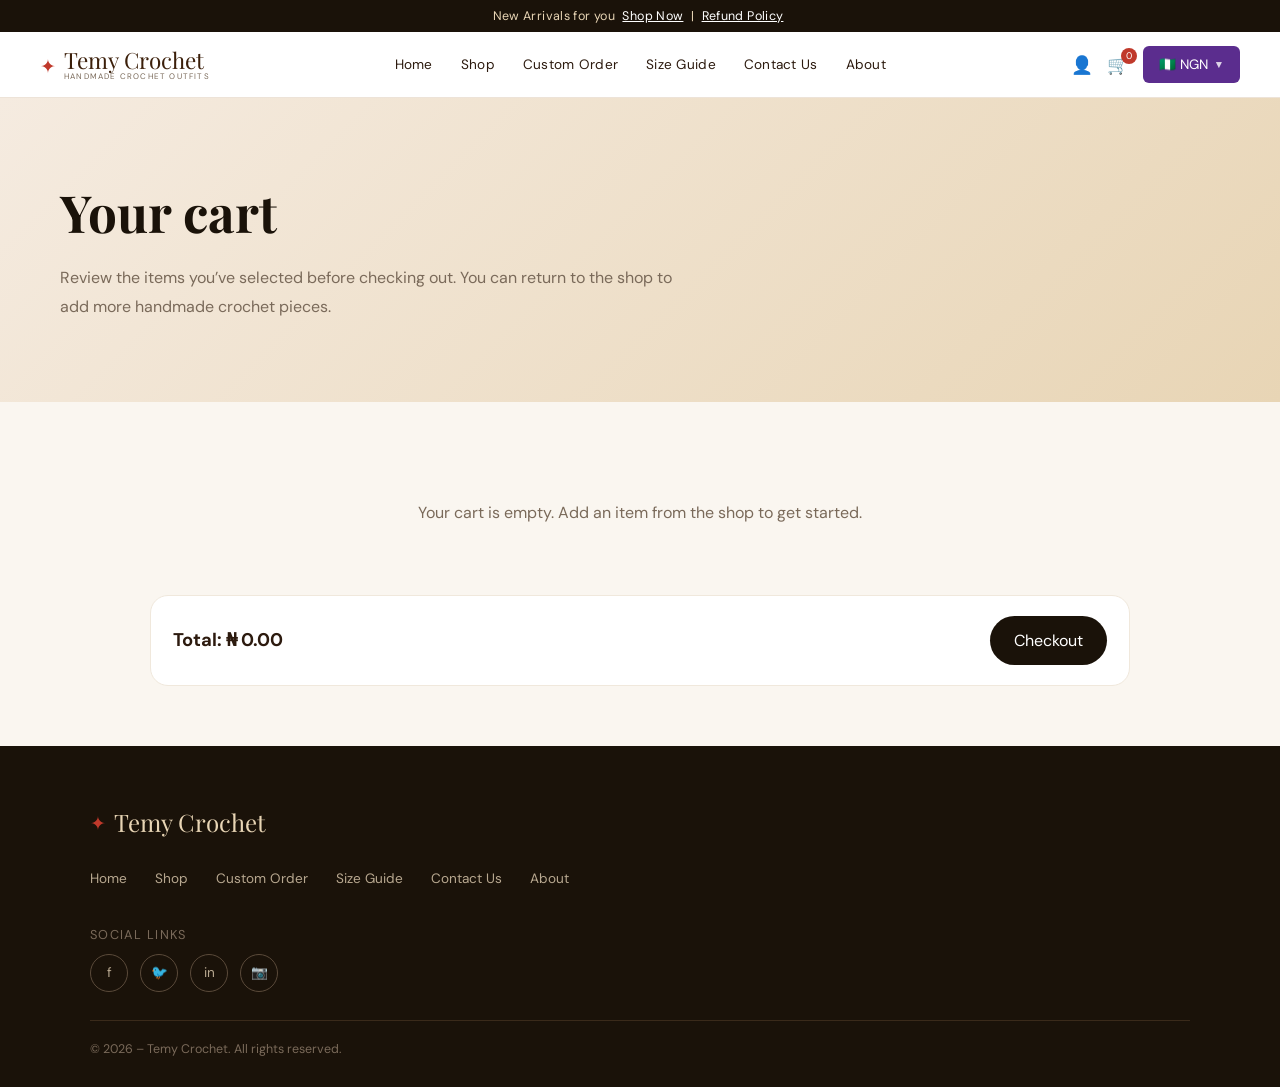
<file: cart.html>
<!DOCTYPE html>
<html lang="en">
<head>
  <meta charset="UTF-8" />
  <meta name="viewport" content="width=device-width, initial-scale=1.0" />
  <title>Cart – Temy Crochet</title>
  <link href="https://fonts.googleapis.com/css2?family=Playfair+Display:wght@400;700&family=DM+Sans:wght@300;400;500&display=swap" rel="stylesheet" />
  <link rel="stylesheet" href="style.css" />
</head>
<body>
  <div class="announcement-bar">New Arrivals for you <a href="shop.html">Shop Now</a> | <a href="refund-policy.html">Refund Policy</a></div>
  <header class="navbar">
    <div class="logo">
      <span class="logo-icon">✦</span>
      <span class="logo-text">Temy Crochet<span class="logo-sub">HANDMADE CROCHET OUTFITS</span></span>
    </div>
    <nav class="nav-links desktop-nav">
      <a href="index.html">Home</a>
      <a href="shop.html">Shop</a>
      <a href="custom-order.html">Custom Order</a>
      <a href="size-guide.html">Size Guide</a>
      <a href="contact.html">Contact Us</a>
      <a href="About.html">About</a>
    </nav>
    <div class="nav-actions">
      <a href="#" class="icon-btn">👤</a>
      <a href="#" class="icon-btn cart-btn">🛒 <span class="cart-count">0</span></a>
      <button class="currency-switcher-btn">🇳🇬 NGN <span class="arrow">▼</span></button>
      <button class="hamburger" id="menuToggle">☰</button>
    </div>
  </header>
  <div class="mobile-menu" id="mobileMenu">
    <button class="close-menu" id="closeMenu">✕</button>
    <a href="index.html">Home</a>
    <a href="shop.html">Shop</a>
    <a href="custom-order.html">Custom Order</a>
    <a href="size-guide.html">Size Guide</a>
    <a href="contact.html">Contact Us</a>
    <a href="About.html">About Crochetelo</a>
  </div>

  <section class="cart-page-heading">
    <h1>Your cart</h1>
    <p>Review the items you’ve selected before checking out. You can return to the shop to add more handmade crochet pieces.</p>
  </section>

  <section class="cart-page-content">
    <div id="cartItems"></div>
    <div class="cart-page-total">
      <strong id="cartPageTotal">Total: ₦ 0</strong>
      <a class="cart-page-checkout" href="checkout.html">Checkout</a>
    </div>
  </section>

  <footer class="footer">
    <div class="footer-inner">
      <div class="footer-logo">
        <span class="logo-icon">✦</span>
        <span>Temy Crochet</span>
      </div>
      <nav class="footer-nav">
        <a href="index.html">Home</a>
        <a href="shop.html">Shop</a>
        <a href="custom-order.html">Custom Order</a>
        <a href="size-guide.html">Size Guide</a>
        <a href="contact.html">Contact Us</a>
        <a href="About.html">About</a>
      </nav>
      <div class="footer-socials">
        <span>Social Links</span>
        <div class="social-icons">
          <a href="#">f</a>
          <a href="#">🐦</a>
          <a href="#">in</a>
          <a href="#">📷</a>
        </div>
      </div>
      <p class="footer-copy">© 2026 – Temy Crochet. All rights reserved.</p>
    </div>
  </footer>

  <script src="script.js"></script>
</body>
</html>
</file>
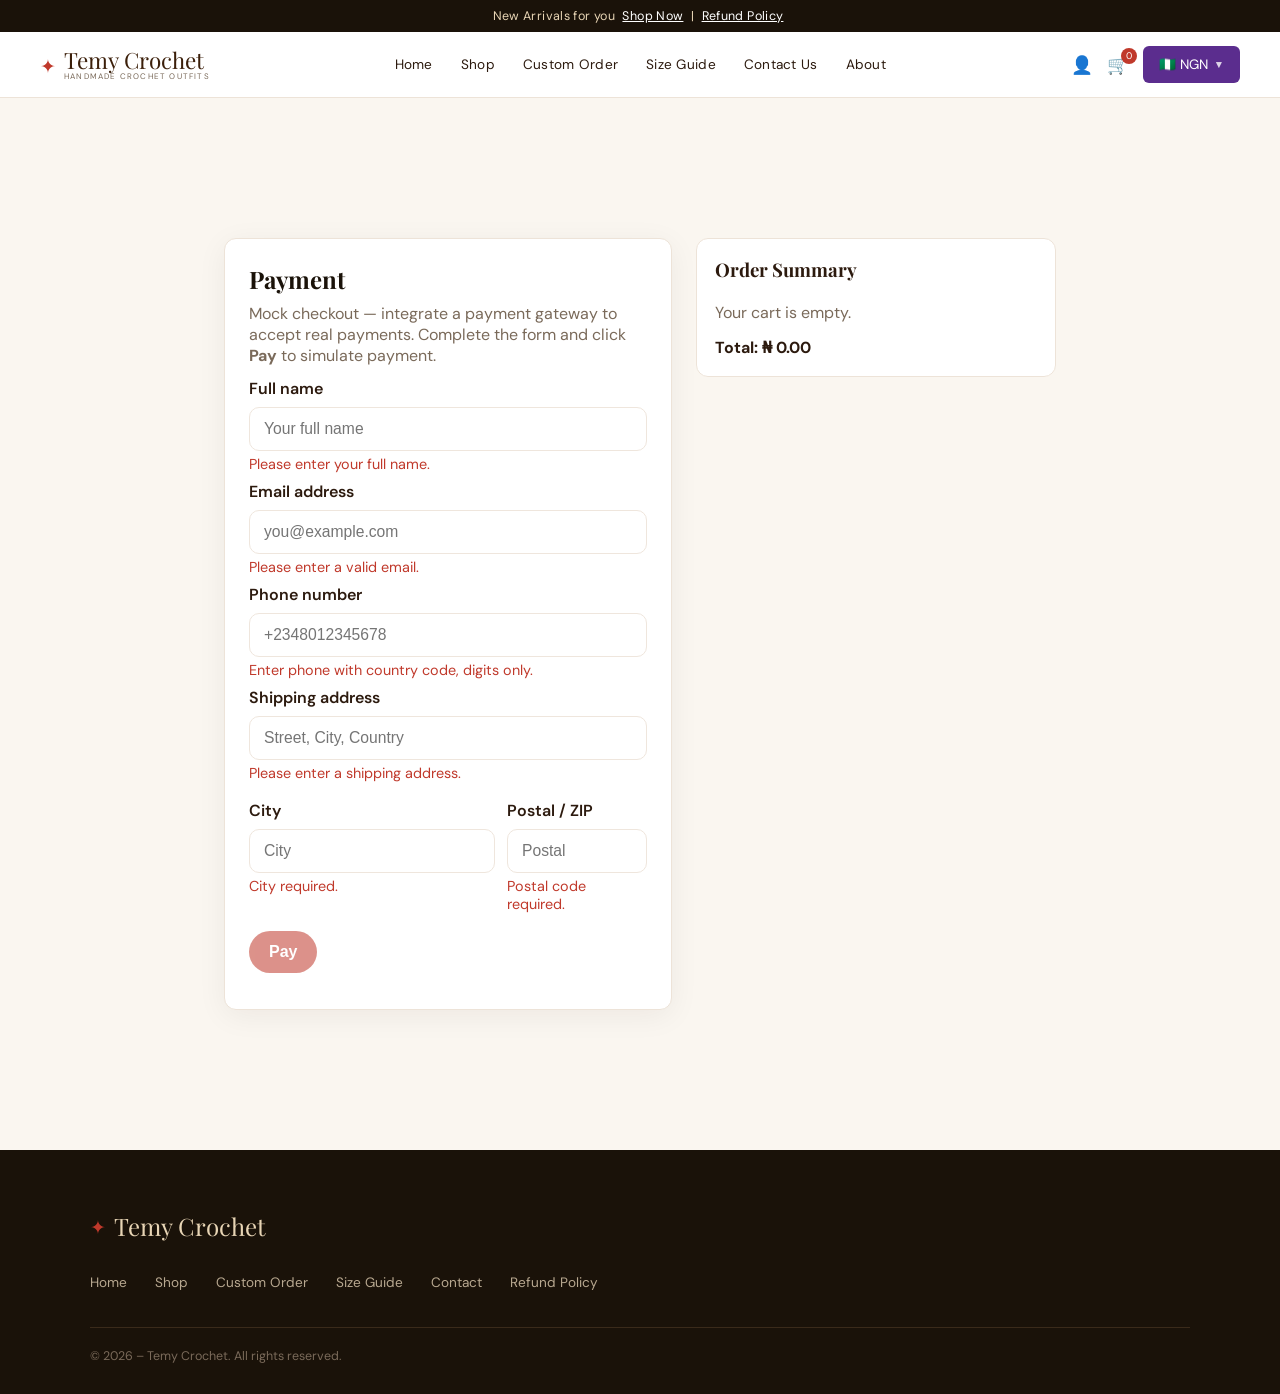
<file: checkout.html>
<!DOCTYPE html>
<html lang="en">
<head>
  <meta charset="utf-8" />
  <meta name="viewport" content="width=device-width, initial-scale=1" />
  <title>Checkout – Temy Crochet</title>
  <link href="https://fonts.googleapis.com/css2?family=Playfair+Display:wght@400;700&family=DM+Sans:wght@300;400;500&display=swap" rel="stylesheet">
  <link rel="stylesheet" href="style.css">
</head>
<body>
  <div class="announcement-bar">New Arrivals for you <a href="shop.html">Shop Now</a> | <a href="refund-policy.html">Refund Policy</a></div>
  <header class="navbar">
    <div class="logo"><span class="logo-icon">✦</span><span class="logo-text">Temy Crochet<span class="logo-sub">HANDMADE CROCHET OUTFITS</span></span></div>
    <nav class="nav-links desktop-nav">
      <a href="index.html">Home</a>
      <a href="shop.html">Shop</a>
      <a href="custom-order.html">Custom Order</a>
      <a href="size-guide.html">Size Guide</a>
      <a href="contact.html">Contact Us</a>
      <a href="About.html">About</a>
    </nav>
    <div class="nav-actions">
      <a href="#" class="icon-btn">👤</a>
      <a href="#" class="icon-btn cart-btn">🛒 <span class="cart-count">0</span></a>
      <button class="currency-switcher-btn">🇳🇬 NGN <span class="arrow">▼</span></button>
      <button class="hamburger" id="menuToggle">☰</button>
    </div>
  </header>

  <div class="mobile-menu" id="mobileMenu">
    <button class="close-menu" id="closeMenu">✕</button>
    <a href="index.html">Home</a>
    <a href="shop.html">Shop</a>
    <a href="custom-order.html">Custom Order</a>
    <a href="size-guide.html">Size Guide</a>
    <a href="contact.html">Contact Us</a>
    <a href="About.html">About Crochetelo</a>
  </div>

  <section style="padding:60px; max-width:1000px; margin:40px auto;">
    <div class="checkout-grid" style="display:grid; grid-template-columns:1fr 360px; gap:24px; align-items:start;">
      <form id="checkoutForm" class="checkout-form" novalidate style="background:#fff; padding:24px; border-radius:12px; border:1px solid #ede3d8;">
        <h1 style="margin-bottom:8px">Payment</h1>
        <p style="color:var(--muted); margin-bottom:12px;">Mock checkout — integrate a payment gateway to accept real payments. Complete the form and click <strong>Pay</strong> to simulate payment.</p>

        <label>Full name</label>
        <input name="fullName" placeholder="Your full name" required />
        <div class="invalid-msg">Please enter your full name.</div>

        <label style="margin-top:8px">Email address</label>
        <input name="email" type="email" placeholder="you@example.com" required />
        <div class="invalid-msg">Please enter a valid email.</div>

        <label style="margin-top:8px">Phone number</label>
        <input name="phone" type="tel" placeholder="+2348012345678" pattern="^\+?\d{7,15}$" title="Include country code, digits only" required />
        <div class="invalid-msg">Enter phone with country code, digits only.</div>

        <label style="margin-top:8px">Shipping address</label>
        <input name="address" placeholder="Street, City, Country" required />
        <div class="invalid-msg">Please enter a shipping address.</div>

        <div style="display:flex; gap:12px; margin-top:8px;">
          <div style="flex:1">
            <label>City</label>
            <input name="city" placeholder="City" required />
            <div class="invalid-msg">City required.</div>
          </div>
          <div style="width:140px">
            <label>Postal / ZIP</label>
            <input name="postal" placeholder="Postal" required />
            <div class="invalid-msg">Postal code required.</div>
          </div>
        </div>

        <button id="payBtn" type="submit" class="btn-primary" style="margin-top:18px;" disabled>Pay</button>
        <div id="checkoutResult" style="margin-top:12px; color:var(--muted);"></div>
      </form>

      <aside class="order-summary" style="padding:18px; border-radius:12px; background:#fff; border:1px solid #ede3d8;">
        <h3 style="margin-top:0">Order Summary</h3>
        <div id="summaryItems" style="display:grid; gap:10px; margin-top:12px;"></div>
        <div id="summaryEmpty" style="color:var(--muted); margin-top:8px; display:none;">Your cart is empty.</div>
        <div id="summaryTotal" style="margin-top:14px; font-weight:700;">Total: ₦ 0.00</div>
      </aside>
    </div>
  </section>

  <style>
    .invalid-msg { color: var(--accent); font-size: 0.9rem; display: none; margin-top:4px; }
    input:invalid + .invalid-msg { display: block; }
    input { padding:10px; border-radius:8px; border:1px solid #e8e0d6; margin-top:6px; width:100%; }
    .checkout-grid h1 { font-size:1.5rem; }
    .summary-item { display:flex; justify-content:space-between; gap:12px; padding:8px 0; border-bottom:1px dashed #f0e8dc; }
  </style>

  <footer class="footer">
    <div class="footer-inner">
      <div class="footer-logo"><span class="logo-icon">✦</span><span>Temy Crochet</span></div>
      <nav class="footer-nav">
        <a href="index.html">Home</a>
        <a href="shop.html">Shop</a>
        <a href="custom-order.html">Custom Order</a>
        <a href="size-guide.html">Size Guide</a>
        <a href="contact.html">Contact</a>
        <a href="refund-policy.html">Refund Policy</a>
      </nav>
      <p class="footer-copy">© 2026 – Temy Crochet. All rights reserved.</p>
    </div>
  </footer>

  <script>
    (function(){
      const form = document.getElementById('checkoutForm');
      const payBtn = document.getElementById('payBtn');
      const result = document.getElementById('checkoutResult');
      const summaryItems = document.getElementById('summaryItems');
      const summaryTotal = document.getElementById('summaryTotal');
      const summaryEmpty = document.getElementById('summaryEmpty');

      function readCart(){
        try { return JSON.parse(localStorage.getItem('siteCart') || '{}'); } catch(e){ return {}; }
      }

      function formatN(amount){ return '₦ ' + Number(amount).toFixed(2); }

      function renderSummary(){
        const cart = readCart();
        const items = Object.values(cart);
        summaryItems.innerHTML = '';
        if (!items.length){ summaryEmpty.style.display = 'block'; summaryTotal.textContent = 'Total: ₦ 0.00'; payBtn.disabled = true; return; }
        summaryEmpty.style.display = 'none';
        let total = 0;
        items.forEach(it => {
          const line = document.createElement('div');
          line.className = 'summary-item';
          const lineTotal = (it.price || 0) * (it.qty || 1);
          total += lineTotal;
          line.innerHTML = `<div><strong>${it.name}</strong><div style="color:var(--muted); font-size:0.95rem;">Qty: ${it.qty}</div></div><div style="text-align:right">${formatN(lineTotal)}</div>`;
          summaryItems.appendChild(line);
        });
        summaryTotal.textContent = 'Total: ' + formatN(total);
        validateForm();
      }

      function validateForm(){
        const cart = readCart();
        const hasItems = Object.keys(cart).length > 0;
        const valid = form.checkValidity();
        payBtn.disabled = !(valid && hasItems);
      }

      // show live validation state
      form.querySelectorAll('input').forEach(inp => inp.addEventListener('input', validateForm));

      form.addEventListener('submit', function(e){
        e.preventDefault();
        if (!form.checkValidity()) { form.reportValidity(); return; }
        const cart = readCart();
        if (!Object.keys(cart).length){ result.textContent = 'Your cart is empty.'; return; }
        // simulate processing
        payBtn.disabled = true; const prev = payBtn.textContent; payBtn.textContent = 'Processing…';
        setTimeout(() => {
          payBtn.textContent = 'Paid';
          result.style.color = 'green';
          result.textContent = 'Payment simulated — thank you! A confirmation email will be sent.';
          try { localStorage.removeItem('siteCart'); document.querySelectorAll('.cart-count').forEach(el => el.textContent = 0); } catch(e){}
          renderSummary();
        }, 1100);
      });

      // initial render
      renderSummary();
      // also re-render when cart changes in other tabs
      window.addEventListener('storage', (e) => { if (e.key === 'siteCart') renderSummary(); });
    })();
  </script>
  <script src="script.js"></script>
</body>
</html>
</file>
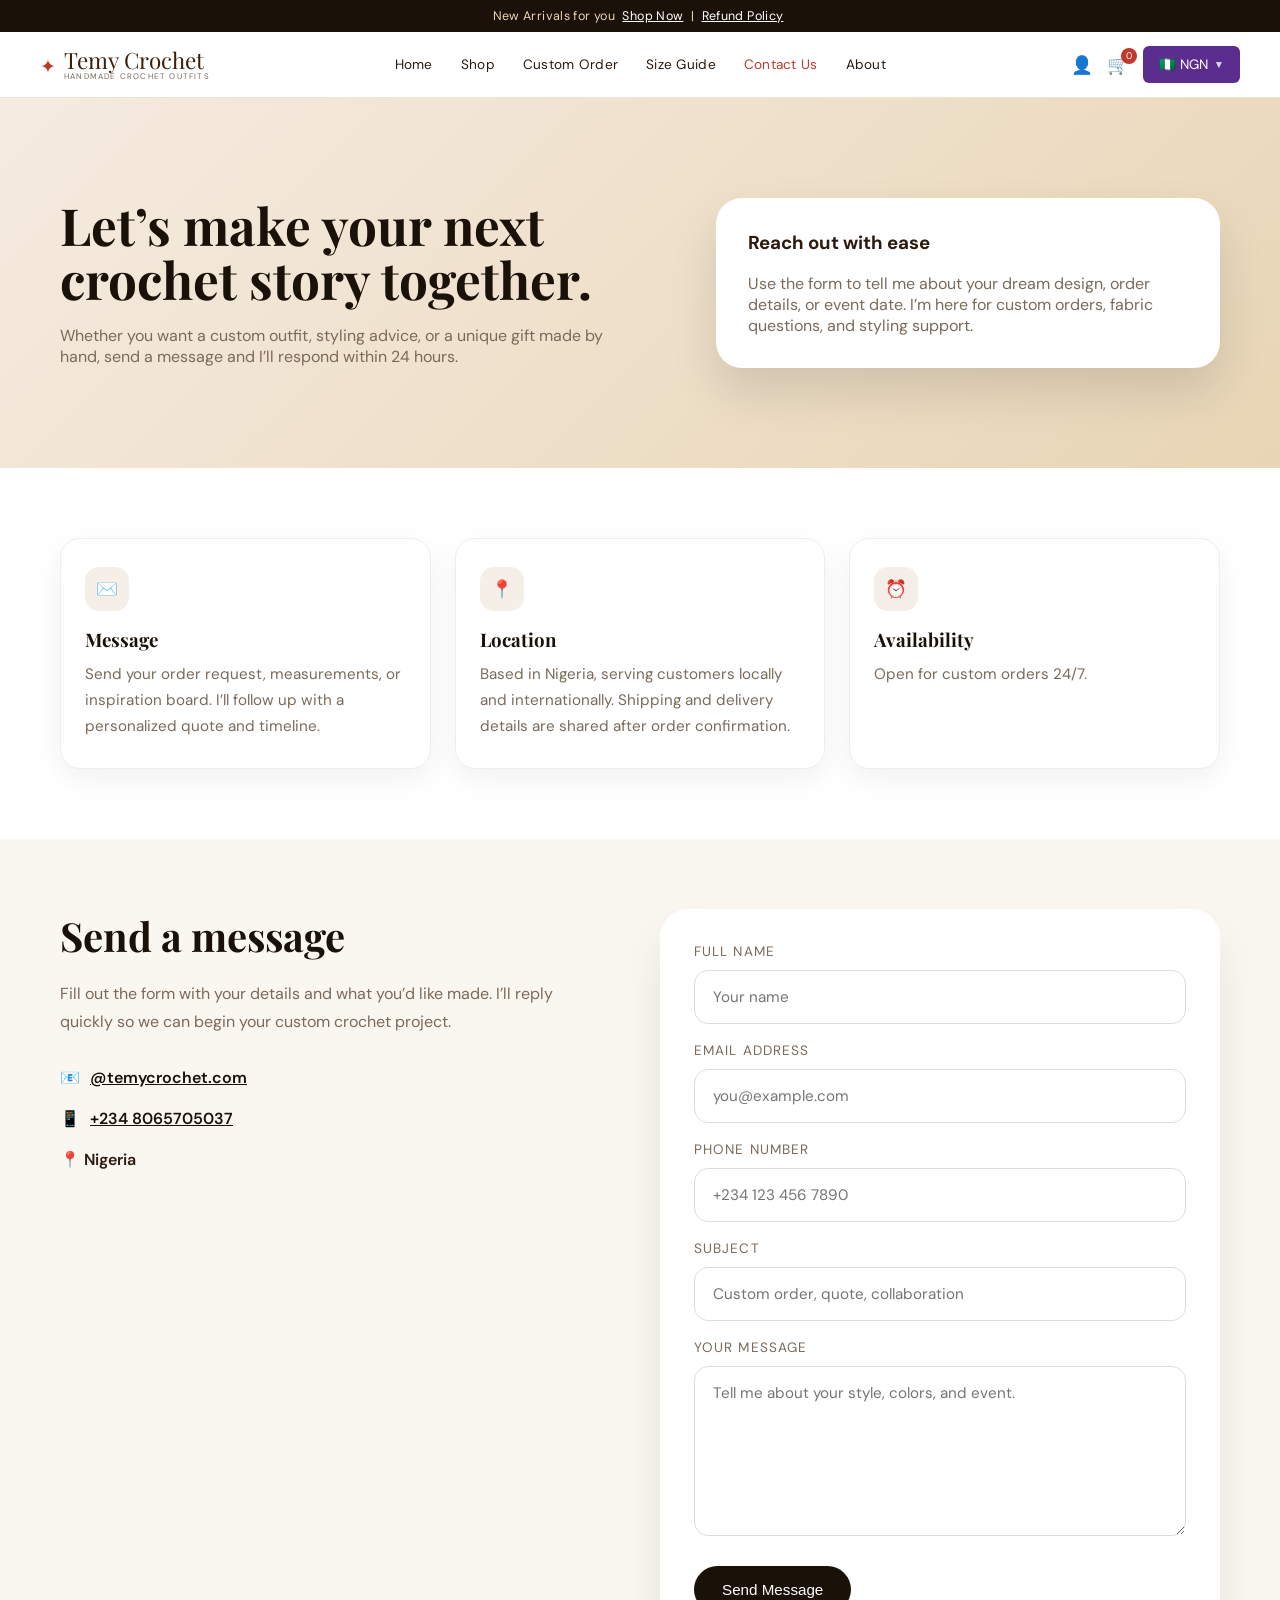
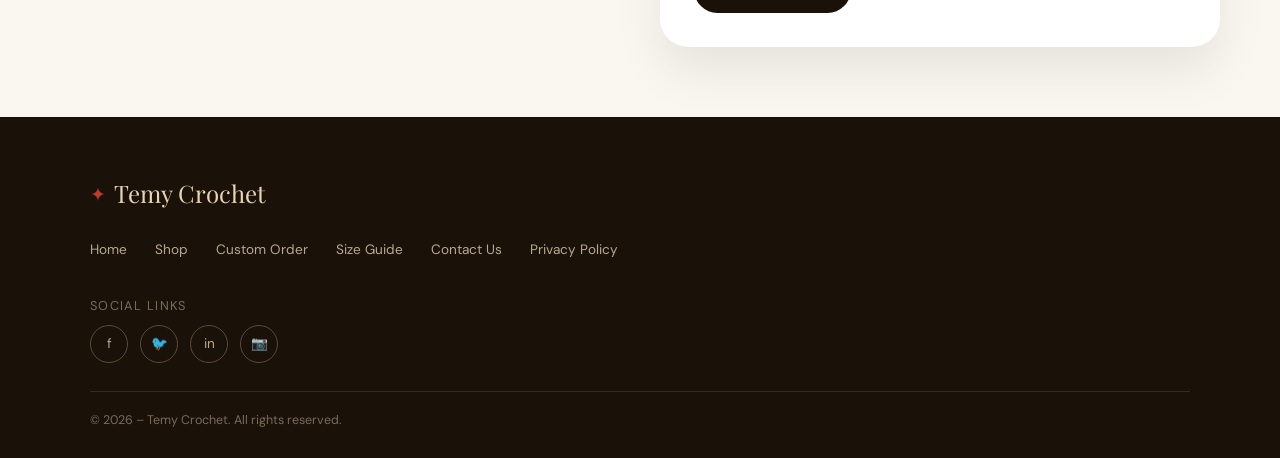
<file: contact.html>
<!DOCTYPE html>
<html lang="en">
<head>
  <meta charset="UTF-8" />
  <meta name="viewport" content="width=device-width, initial-scale=1.0" />
  <title>Contact – Temy Crochet</title>
  <link href="https://fonts.googleapis.com/css2?family=Playfair+Display:wght@400;700&family=DM+Sans:wght@300;400;500&display=swap" rel="stylesheet" />
  <link rel="stylesheet" href="style.css" />
</head>
<body>
  <div class="announcement-bar">
    New Arrivals for you <a href="shop.html">Shop Now</a> | <a href="refund-policy.html">Refund Policy</a>
  </div>

  <header class="navbar">
    <div class="logo">
      <span class="logo-icon">✦</span>
      <span class="logo-text">Temy Crochet<span class="logo-sub">HANDMADE CROCHET OUTFITS</span></span>
    </div>
    <nav class="nav-links desktop-nav">
      <a href="index.html">Home</a>
      <a href="shop.html">Shop</a>
      <a href="custom-order.html">Custom Order</a>
      <a href="size-guide.html">Size Guide</a>
      <a href="contact.html" style="color: var(--accent);">Contact Us</a>
      <a href="About.html">About</a>
    </nav>
    <div class="nav-actions">
      <a href="#" class="icon-btn">👤</a>
      <a href="#" class="icon-btn cart-btn">🛒 <span class="cart-count">0</span></a>
      <button class="currency-switcher-btn">🇳🇬 NGN <span class="arrow">▼</span></button>
      <button class="hamburger" id="menuToggle">☰</button>
    </div>
  </header>

  <div class="mobile-menu" id="mobileMenu">
    <button class="close-menu" id="closeMenu">✕</button>
    <a href="index.html">Home</a>
    <a href="shop.html">Shop</a>
    <a href="custom-order.html">Custom Order</a>
    <a href="size-guide.html">Size Guide</a>
    <a href="contact.html">Contact Us</a>
    <a href="About.html">About Crochetelo</a>
  </div>

  <section class="contact-hero">
    <div class="contact-hero-inner">
      <div>
        <h1>Let’s make your next crochet story together.</h1>
        <p>Whether you want a custom outfit, styling advice, or a unique gift made by hand, send a message and I’ll respond within 24 hours.</p>
      </div>
      <div class="contact-hero-card">
        <h3>Reach out with ease</h3>
        <p>Use the form to tell me about your dream design, order details, or event date. I’m here for custom orders, fabric questions, and styling support.</p>
      </div>
    </div>
  </section>

  <section class="contact-info-section">
    <div class="contact-info-grid">
      <div class="contact-card">
        <span>✉️</span>
        <h3>Message</h3>
        <p>Send your order request, measurements, or inspiration board. I’ll follow up with a personalized quote and timeline.</p>
      </div>
      <div class="contact-card">
        <span>📍</span>
        <h3>Location</h3>
        <p>Based in Nigeria, serving customers locally and internationally. Shipping and delivery details are shared after order confirmation.</p>
      </div>
      <div class="contact-card">
        <span>⏰</span>
        <h3>Availability</h3>
        <p>Open for custom orders 24/7. </p>
      </div>
    </div>
  </section>

  <section class="contact-form-section">
    <div class="contact-form-wrapper">
      <div class="contact-form-copy">
        <h2>Send a message</h2>
        <p>Fill out the form with your details and what you’d like made. I’ll reply quickly so we can begin your custom crochet project.</p>
        <div class="contact-details-panel">
          <span>📧 <a href="mailto:temycrochet.com">@temycrochet.com</a></span>
          <span>📱 <a href="tel:+2348065705037">+234 8065705037</a></span>
          <span>📍 Nigeria</span>
        </div>
      </div>
      <form class="contact-form" action="#" method="post">
        <div class="input-group">
          <label for="name">Full Name</label>
          <input id="name" name="name" type="text" placeholder="Your name" required />
        </div>
        <div class="input-group">
          <label for="email">Email Address</label>
          <input id="email" name="email" type="email" placeholder="you@example.com" required />
        </div>
        <div class="input-group">
          <label for="phone">Phone Number</label>
          <input id="phone" name="phone" type="tel" placeholder="+234 123 456 7890" />
        </div>
        <div class="input-group">
          <label for="subject">Subject</label>
          <input id="subject" name="subject" type="text" placeholder="Custom order, quote, collaboration" />
        </div>
        <div class="input-group">
          <label for="message">Your Message</label>
          <textarea id="message" name="message" placeholder="Tell me about your style, colors, and event." required></textarea>
        </div>
        <button type="submit">Send Message</button>
      </form>
    </div>
  </section>

  <footer class="footer">
    <div class="footer-inner">
      <div class="footer-logo">
        <span class="logo-icon">✦</span>
        <span>Temy Crochet</span>
      </div>
      <nav class="footer-nav">
        <a href="index.html">Home</a>
        <a href="shop.html">Shop</a>
        <a href="custom-order.html">Custom Order</a>
        <a href="size-guide.html">Size Guide</a>
        <a href="contact.html">Contact Us</a>
        <a href="#">Privacy Policy</a>
      </nav>
      <div class="footer-socials">
        <span>Social Links</span>
        <div class="social-icons">
          <a href="#">f</a>
          <a href="#">🐦</a>
          <a href="#">in</a>
          <a href="#">📷</a>
        </div>
      </div>
      <p class="footer-copy">© 2026 – Temy Crochet. All rights reserved.</p>
    </div>
  </footer>

  <script src="script.js"></script>
</body>
</html>
</file>
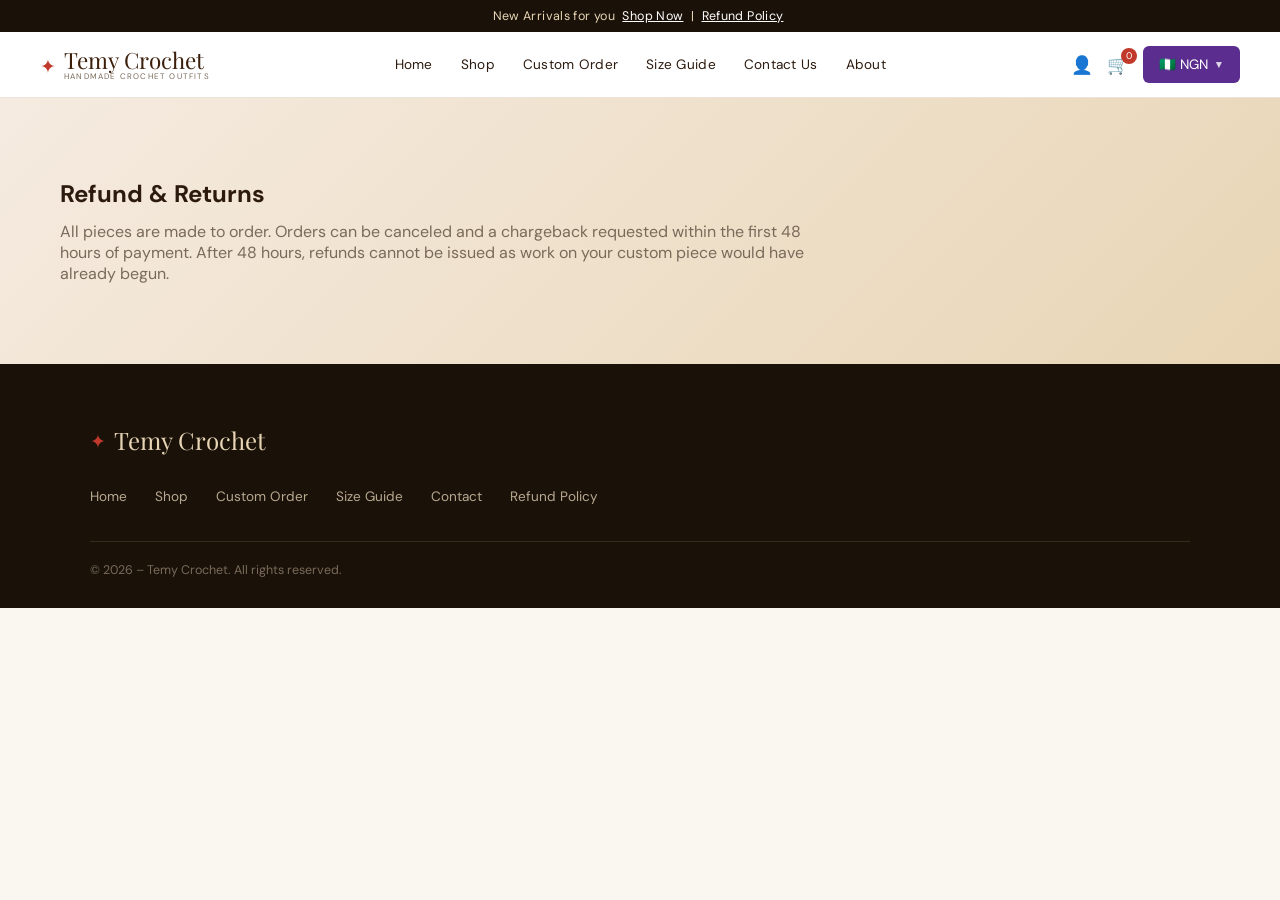
<file: refund-policy.html>
<!DOCTYPE html>
<html lang="en">
<head>
  <meta charset="utf-8" />
  <meta name="viewport" content="width=device-width, initial-scale=1" />
  <title>Refund Policy – Temy Crochet</title>
  <link href="https://fonts.googleapis.com/css2?family=Playfair+Display:wght@400;700&family=DM+Sans:wght@300;400;500&display=swap" rel="stylesheet">
  <link rel="stylesheet" href="style.css">
</head>
<body>
  <div class="announcement-bar">New Arrivals for you <a href="shop.html">Shop Now</a> | <a href="refund-policy.html">Refund Policy</a></div>
  <header class="navbar">
    <div class="logo"><span class="logo-icon">✦</span><span class="logo-text">Temy Crochet<span class="logo-sub">HANDMADE CROCHET OUTFITS</span></span></div>
    <nav class="nav-links desktop-nav">
      <a href="index.html">Home</a>
      <a href="shop.html">Shop</a>
      <a href="custom-order.html">Custom Order</a>
      <a href="size-guide.html">Size Guide</a>
      <a href="contact.html">Contact Us</a>
      <a href="About.html">About</a>
    </nav>
    <div class="nav-actions">
      <a href="#" class="icon-btn">👤</a>
      <a href="#" class="icon-btn cart-btn">🛒 <span class="cart-count">0</span></a>
      <button class="currency-switcher-btn">🇳🇬 NGN <span class="arrow">▼</span></button>
      <button class="hamburger" id="menuToggle">☰</button>
    </div>
  </header>

  <div class="mobile-menu" id="mobileMenu">
    <button class="close-menu" id="closeMenu">✕</button>
    <a href="index.html">Home</a>
    <a href="shop.html">Shop</a>
    <a href="custom-order.html">Custom Order</a>
    <a href="size-guide.html">Size Guide</a>
    <a href="contact.html">Contact Us</a>
    <a href="About.html">About Crochetelo</a>
  </div>

  <section style="padding:80px 60px; background: linear-gradient(135deg,#f5ebe0 0%, #e8d5b5 100%);">
    <h1>Refund & Returns</h1>
    <p style="margin-top:12px; color:var(--muted); max-width: 760px;">All pieces are made to order. Orders can be canceled and a chargeback requested within the first 48 hours of payment. After 48 hours, refunds cannot be issued as work on your custom piece would have already begun.</p>
    
  </section>

  <footer class="footer">
    <div class="footer-inner">
      <div class="footer-logo"><span class="logo-icon">✦</span><span>Temy Crochet</span></div>
      <nav class="footer-nav">
        <a href="index.html">Home</a>
        <a href="shop.html">Shop</a>
        <a href="custom-order.html">Custom Order</a>
        <a href="size-guide.html">Size Guide</a>
        <a href="contact.html">Contact</a>
        <a href="refund-policy.html">Refund Policy</a>
      </nav>
      <p class="footer-copy">© 2026 – Temy Crochet. All rights reserved.</p>
    </div>
  </footer>
  <script src="script.js"></script>
</body>
</html>
</file>
<file: style.css>
/* ===========================
   CROCHETELO – style.css
   =========================== */

*, *::before, *::after { box-sizing: border-box; margin: 0; padding: 0; }

:root {
  --dark:     #1a1209;
  --brown:    #3b1f0a;
  --gold:     #b07d3a;
  --accent:   #c0392b;
  --light:    #faf6f0;
  --white:    #ffffff;
  --purple:   #5b2d8e;
  --text:     #2c1a0e;
  --muted:    #7a6a5a;
  --font-display: 'Playfair Display', serif;
  --font-body:    'DM Sans', sans-serif;
}

html { scroll-behavior: smooth; }
body { font-family: var(--font-body); background: var(--light); color: var(--text); }
a { text-decoration: none; color: inherit; }
img { width: 100%; height: 100%; object-fit: cover; display: block; }

/* ── ANNOUNCEMENT BAR ── */
.announcement-bar {
  background: var(--dark);
  color: #e8d5b5;
  text-align: center;
  font-size: 0.78rem;
  padding: 8px 16px;
  letter-spacing: 0.03em;
}
.announcement-bar a { color: #fff; text-decoration: underline; margin: 0 4px; }

/* ── NAVBAR ── */
.navbar {
  display: flex;
  align-items: center;
  justify-content: space-between;
  padding: 14px 40px;
  background: var(--white);
  border-bottom: 1px solid #ede3d8;
  position: sticky; top: 0; z-index: 100;
}
.logo {
  display: flex; align-items: center; gap: 8px;
  font-family: var(--font-display);
  font-size: 1.4rem; color: var(--brown);
}
.logo-icon { color: var(--accent); font-size: 1.2rem; }
.logo-text { display: flex; flex-direction: column; line-height: 1.1; }
.logo-sub { font-family: var(--font-body); font-size: 0.5rem; letter-spacing: 0.15em; color: var(--muted); text-transform: uppercase; }

.desktop-nav { display: flex; gap: 28px; }
.desktop-nav a { font-size: 0.85rem; color: var(--text); transition: color 0.2s; letter-spacing: 0.02em; }
.desktop-nav a:hover { color: var(--accent); }

.nav-actions { display: flex; align-items: center; gap: 14px; }
.icon-btn { font-size: 1.1rem; background: none; border: none; cursor: pointer; position: relative; }
.cart-count {
  position: absolute; top: -6px; right: -8px;
  background: var(--accent); color: #fff;
  font-size: 0.6rem; width: 16px; height: 16px;
  border-radius: 50%; display: flex; align-items: center; justify-content: center;
}
.hamburger { display: none; background: none; border: none; font-size: 1.5rem; cursor: pointer; }

/* ── MOBILE MENU ── */
.mobile-menu {
  display: none; flex-direction: column;
  position: fixed; top: 0; left: 0; right: 0; bottom: 0;
  background: var(--white); z-index: 200; padding: 60px 32px 32px;
  gap: 0;
}
.mobile-menu.open { display: flex; }
.mobile-menu a {
  padding: 18px 0; border-bottom: 1px solid #ede3d8;
  font-size: 1.05rem; font-family: var(--font-display); color: var(--text);
}
.mobile-menu a:hover { color: var(--accent); }
.close-menu {
  position: absolute; top: 20px; right: 24px;
  background: none; border: none; font-size: 1.4rem; cursor: pointer;
}
.mobile-menu-bottom { margin-top: 16px; display: flex; flex-direction: column; gap: 0; }
.mobile-menu-bottom a { font-family: var(--font-body); font-size: 0.95rem; color: var(--muted); }
.mobile-socials { display: flex; gap: 20px; margin-top: 24px; font-size: 1.2rem; }
.mobile-socials a { border: 1px solid #ddd; padding: 6px 12px; border-radius: 50%; }

/* ── HERO ── */
.hero {
  display: grid;
  grid-template-columns: 1fr 1fr;
  min-height: 88vh;
  background: linear-gradient(135deg, #f5ebe0 0%, #e8d5b5 100%);
  overflow: hidden;
}
.hero-content {
  display: flex; flex-direction: column; justify-content: center;
  padding: 80px 60px 80px 80px; gap: 20px;
}
.hero-content h1 {
  font-family: var(--font-display);
  font-size: clamp(2.2rem, 4vw, 3.5rem);
  line-height: 1.15;
  color: var(--dark);
}
.hero-content h1 em { color: var(--gold); font-style: italic; }
.hero-content p { font-size: 1rem; color: var(--muted); }
.btn-primary {
  display: inline-block; align-self: flex-start;
  background: var(--white); color: var(--dark);
  padding: 16px 44px; border-radius: 50px;
  font-size: 1rem; font-weight: 500;
  box-shadow: 0 4px 20px rgba(0,0,0,0.12);
  transition: transform 0.2s, box-shadow 0.2s;
  margin-top: 8px;
}
.btn-primary:hover { transform: translateY(-2px); box-shadow: 0 8px 28px rgba(0,0,0,0.16); }
.hero-image { overflow: hidden; }
.hero-image img { height: 100%; object-position: top; }

/* ── PRODUCTS SECTION ── */
.products-section { padding: 70px 60px; background: var(--white); }
.products-section h2 {
  font-family: var(--font-display); font-size: 1.9rem;
  text-align: center; margin-bottom: 24px; color: var(--dark);
}
.filter-tabs {
  display: flex; gap: 12px; justify-content: center;
  margin-bottom: 48px; flex-wrap: wrap;
}
.tab {
  background: none; border: none; cursor: pointer;
  font-size: 0.9rem; padding: 6px 20px; border-radius: 20px;
  color: var(--muted); font-family: var(--font-body); transition: all 0.2s;
}
.tab.active, .tab:hover { background: var(--dark); color: var(--white); }
.products-grid {
  display: grid; grid-template-columns: repeat(auto-fill, minmax(260px, 1fr));
  gap: 36px;
}
.product-card { cursor: pointer; }
.product-img-wrap {
  position: relative; height: 340px; border-radius: 12px; overflow: hidden;
  background: #f0e8dc; margin-bottom: 14px;
}
.product-img-wrap img { transition: transform 0.4s ease; }
.product-card:hover .product-img-wrap img { transform: scale(1.04); }
.wishlist-btn {
  position: absolute; bottom: 12px; right: 12px;
  background: var(--dark); color: var(--white); border: none;
  width: 36px; height: 36px; border-radius: 50%; font-size: 1rem;
  cursor: pointer; display: flex; align-items: center; justify-content: center;
  transition: background 0.2s;
}
.wishlist-btn:hover { background: var(--accent); }
.product-card h3 { font-family: var(--font-display); font-size: 1.05rem; color: var(--dark); }
.product-subtitle { font-size: 0.8rem; color: var(--muted); margin: 4px 0; }
.price { font-size: 1rem; font-weight: 500; color: var(--text); margin-top: 6px; }

/* ── SEE MORE ── */
.see-more-section {
  background: url('https://images.unsplash.com/photo-1467043153537-a4fba2cd39ef?w=1400&q=60') center/cover no-repeat;
  position: relative; padding: 100px 40px; text-align: center;
}
.see-more-section::before {
  content: ''; position: absolute; inset: 0;
  background: rgba(26,18,9,0.65);
}
.see-more-inner { position: relative; z-index: 1; }
.logo-watermark {
  font-family: var(--font-display); color: rgba(255,255,255,0.25);
  font-size: 1rem; letter-spacing: 0.2em; margin-bottom: 16px;
}
.see-more-inner h2 {
  font-family: var(--font-display); font-size: 2.5rem;
  color: var(--white); margin-bottom: 32px;
}
.btn-secondary {
  display: inline-block;
  background: var(--white); color: var(--dark);
  padding: 16px 52px; border-radius: 50px;
  font-size: 1rem; font-weight: 500;
  transition: transform 0.2s, box-shadow 0.2s;
}
.btn-secondary:hover { transform: translateY(-2px); box-shadow: 0 8px 28px rgba(0,0,0,0.3); }

/* ── FOOTER ── */
.footer { background: var(--dark); color: #e8d5b5; padding: 60px 80px 30px; }
.footer-inner { max-width: 1100px; margin: 0 auto; }
.footer-logo {
  display: flex; align-items: center; gap: 8px;
  font-family: var(--font-display); font-size: 1.5rem;
  margin-bottom: 32px;
}
.footer-nav {
  display: flex; flex-wrap: wrap; gap: 12px 28px;
  margin-bottom: 36px;
}
.footer-nav a { font-size: 0.85rem; color: #b8a890; transition: color 0.2s; }
.footer-nav a:hover { color: var(--white); }
.footer-socials { margin-bottom: 28px; }
.footer-socials span { font-size: 0.8rem; letter-spacing: 0.1em; text-transform: uppercase; color: var(--muted); }
.social-icons { display: flex; gap: 12px; margin-top: 10px; }
.social-icons a {
  width: 38px; height: 38px; border: 1px solid #5a4a3a;
  border-radius: 50%; display: flex; align-items: center; justify-content: center;
  font-size: 0.85rem; color: #b8a890; transition: all 0.2s;
}
.social-icons a:hover { background: var(--gold); color: var(--white); border-color: var(--gold); }
.footer-copy { font-size: 0.78rem; color: var(--muted); border-top: 1px solid #3a2a1a; padding-top: 20px; }

/* ── RESPONSIVE ── */
@media (max-width: 900px) {
  .desktop-nav { display: none; }
  .hamburger { display: block; }
  .hero { grid-template-columns: 1fr; min-height: auto; }
  .hero-image { height: 55vw; max-height: 400px; }
  .hero-content { padding: 50px 32px; }
  .products-section { padding: 50px 24px; }
  .footer { padding: 50px 24px 24px; }
}
@media (max-width: 600px) {
  .hero-content h1 { font-size: 2rem; }
  .products-grid { grid-template-columns: repeat(2, 1fr); gap: 16px; }
  .product-img-wrap { height: 200px; }
  .navbar { padding: 12px 20px; }
}

/* ── CONTACT PAGE ── */
.contact-hero {
  background: linear-gradient(135deg, #f5ebe0 0%, #e8d5b5 100%);
  padding: 100px 60px;
}
.contact-hero-inner {
  display: grid; grid-template-columns: 1.1fr 0.9fr; gap: 40px; align-items: center;
}
.contact-hero h1 {
  font-family: var(--font-display); font-size: clamp(2.5rem, 4vw, 4.5rem);
  line-height: 1.05; color: var(--dark);
}
.contact-hero p { max-width: 560px; margin-top: 18px; color: var(--muted); font-size: 1rem; }
.contact-hero-card {
  background: var(--white); border-radius: 26px;
  box-shadow: 0 24px 48px rgba(0,0,0,0.12);
  padding: 32px; color: var(--text);
}
.contact-info-section { padding: 70px 60px; background: var(--white); }
.contact-info-grid {
  display: grid; grid-template-columns: repeat(3, minmax(220px, 1fr)); gap: 24px;
}
.contact-card {
  background: #fff; border: 1px solid #eee; border-radius: 20px;
  padding: 28px 24px; box-shadow: 0 10px 30px rgba(0,0,0,0.06);
}
.contact-card span { display: inline-flex; align-items: center; justify-content: center; width: 44px; height: 44px;
  border-radius: 14px; background: rgba(176,125,58,0.12); color: var(--gold); font-size: 1.1rem; margin-bottom: 16px;
}
.contact-card h3 { margin-bottom: 10px; font-family: var(--font-display); color: var(--dark); }
.contact-card p { color: var(--muted); font-size: 0.95rem; line-height: 1.7; }
.contact-form-section { padding: 70px 60px; }
.contact-form-wrapper { display: grid; grid-template-columns: 1fr 1fr; gap: 40px; align-items: start; }
.contact-form-copy h2 { font-family: var(--font-display); font-size: 2.5rem; color: var(--dark); margin-bottom: 18px; }
.contact-form-copy p { color: var(--muted); max-width: 520px; line-height: 1.8; }
.contact-form { background: var(--white); border-radius: 28px; padding: 34px; box-shadow: 0 24px 48px rgba(0,0,0,0.08); }
.contact-form .input-group { display: flex; flex-direction: column; gap: 10px; margin-bottom: 18px; }
.contact-form label { font-size: 0.85rem; letter-spacing: 0.08em; text-transform: uppercase; color: var(--muted); }
.contact-form input,
.contact-form textarea { width: 100%; border: 1px solid #ddd; border-radius: 14px; padding: 16px 18px;
  font-family: var(--font-body); font-size: 0.95rem; color: var(--text);
}
.contact-form textarea { min-height: 170px; resize: vertical; }
.contact-form button { margin-top: 12px; background: var(--dark); color: var(--white); border: none; border-radius: 999px;
  padding: 15px 28px; font-size: 0.95rem; cursor: pointer; transition: background 0.2s, transform 0.2s;
}
.contact-form button:hover { background: var(--accent); transform: translateY(-1px); }
.contact-details-panel { display: grid; gap: 20px; margin-top: 30px; }
.contact-details-panel span { display: inline-flex; align-items: center; gap: 10px; color: var(--text); font-weight: 600; }
.contact-details-panel a { color: var(--dark); text-decoration: underline; }
@media (max-width: 900px) {
  .contact-hero { padding: 70px 32px; }
  .contact-hero-inner { grid-template-columns: 1fr; }
  .contact-info-section, .contact-form-section { padding: 50px 32px; }
  .contact-info-grid { grid-template-columns: 1fr 1fr; }
  .contact-form-wrapper { grid-template-columns: 1fr; }
}
@media (max-width: 600px) {
  .contact-info-grid, .contact-details-panel { grid-template-columns: 1fr; }
  .contact-form { padding: 28px; }
}

/* ── ABOUT PAGE ── */
.about-hero {
  background: linear-gradient(135deg, #f5ebe0 0%, #e8d5b5 100%);
  padding: 100px 60px;
}
.about-hero-inner {
  display: grid; grid-template-columns: 1.1fr 0.9fr; gap: 40px; align-items: center;
}
.about-hero h1 {
  font-family: var(--font-display); font-size: clamp(2.5rem, 4vw, 4.5rem);
  line-height: 1.05; color: var(--dark);
}
.about-hero p { max-width: 560px; margin-top: 18px; color: var(--muted); font-size: 1rem; }
.about-hero-card {
  background: var(--white); border-radius: 26px;
  box-shadow: 0 24px 48px rgba(0,0,0,0.12);
  padding: 32px; color: var(--text);
}
.about-story-section { padding: 70px 60px; background: var(--white); }
.about-story-grid {
  display: grid; grid-template-columns: 1fr 1fr; gap: 36px; align-items: center;
}
.about-story-copy h2 { font-family: var(--font-display); font-size: 2.5rem; color: var(--dark); margin-bottom: 16px; }
.about-story-copy p { color: var(--muted); line-height: 1.8; margin-bottom: 18px; }
.about-story-image { border-radius: 24px; overflow: hidden; box-shadow: 0 24px 48px rgba(0,0,0,0.1); }
.about-story-image img { width: 100%; height: 100%; object-fit: cover; }
.about-values-section { padding: 70px 60px; }
.about-values-section h2 { font-family: var(--font-display); font-size: 2.4rem; color: var(--dark); margin-bottom: 28px; text-align: center; }
.about-values-grid {
  display: grid; grid-template-columns: repeat(3, minmax(220px, 1fr)); gap: 24px;
}
.value-card {
  background: #fff; border: 1px solid #efe5dc; border-radius: 24px;
  padding: 28px; text-align: left; box-shadow: 0 18px 36px rgba(0,0,0,0.06);
}
.value-card span { display: inline-flex; align-items: center; justify-content: center; width: 44px; height: 44px;
  border-radius: 14px; background: rgba(176,125,58,0.12); color: var(--gold); font-size: 1.2rem; margin-bottom: 16px;
}
.value-card h3 { font-family: var(--font-display); color: var(--dark); margin-bottom: 10px; }
.value-card p { color: var(--muted); line-height: 1.7; }
.about-cta-section { padding: 70px 60px; }
.about-cta-card {
  background: var(--dark); color: #fff; border-radius: 28px;
  padding: 42px 40px; text-align: center; box-shadow: 0 24px 48px rgba(0,0,0,0.18);
}
.about-cta-card h2 { font-family: var(--font-display); font-size: clamp(2rem, 3vw, 3.2rem); margin-bottom: 20px; }
.about-cta-card p { max-width: 720px; margin: 0 auto 28px; color: #d6c4a9; line-height: 1.8; }
.about-cta-card .btn-secondary { background: var(--white); color: var(--dark); }
@media (max-width: 900px) {
  .about-hero { padding: 70px 32px; }
  .about-hero-inner, .about-story-grid { grid-template-columns: 1fr; }
  .about-story-section, .about-values-section, .about-cta-section { padding: 50px 32px; }
  .about-values-grid { grid-template-columns: 1fr 1fr; }
}
@media (max-width: 600px) {
  .about-values-grid { grid-template-columns: 1fr; }
}

/* ── MINI CART ── */
.mini-cart {
  position: fixed; right: -420px; top: 0; bottom: 0; width: 380px; background: var(--white);
  box-shadow: -20px 0 48px rgba(0,0,0,0.12); transition: right 0.28s ease; z-index: 9999; padding: 22px;
}
.mini-cart.open { right: 0; }
.mini-cart-inner { display: flex; flex-direction: column; height: 100%; }
.mini-cart .mini-cart-close { align-self: flex-end; background: none; border: none; font-size: 1.1rem; cursor: pointer; }
.mini-cart h3 { font-family: var(--font-display); margin: 6px 0 12px; }
.mini-cart-items { flex: 1; overflow: auto; display: grid; gap: 12px; }
.mini-cart-row { display: flex; align-items: center; gap: 12px; padding: 12px; border-radius: 10px; border: 1px solid #f0e8dc; }
.mini-cart-thumb-wrap { flex-shrink: 0; width: 62px; height: 62px; border-radius: 14px; overflow: hidden; background: #f7f0e8; }
.mini-cart-thumb { width: 100%; height: 100%; object-fit: cover; display: block; }
.mini-cart-row .r-left { flex: 1; }
 .mini-cart-controls { display: inline-flex; align-items: center; gap: 8px; margin-top: 10px; }
 .qty-btn { width: 28px; height: 28px; border-radius: 8px; border: 1px solid #e0d4c8; background: #fff; color: var(--dark); cursor: pointer; }
 .qty-btn:hover { background: #f5ebe0; }
 .mini-cart-row .qty { color: var(--muted); font-size: 0.9rem; margin: 0; }
.mini-cart-checkout {
  display: inline-flex; align-items: center; justify-content: center;
  background: var(--dark); color: #fff; border: none;
  padding: 10px 18px; border-radius: 999px; text-decoration: none;
}
.mini-cart-empty { color: var(--muted); padding: 24px 0; text-align: center; }
@media(max-width:800px){ .mini-cart{ width: 100%; right: -100%; } .mini-cart.open{ right:0;} }

.cart-page-heading { padding: 80px 60px; background: linear-gradient(135deg, #f5ebe0 0%, #e8d5b5 100%); }
.cart-page-heading h1 { font-family: var(--font-display); font-size: clamp(2.5rem, 4vw, 4.5rem); color: var(--dark); max-width: 700px; }
.cart-page-heading p { margin-top: 18px; color: var(--muted); max-width: 620px; line-height: 1.8; }
.cart-page-content { padding: 60px; max-width: 1100px; margin: 0 auto; }
.cart-page-grid { display: grid; gap: 18px; }
.cart-page-row { display: grid; grid-template-columns: 90px 1fr auto; gap: 16px; align-items: center; padding: 18px; background: #fff; border-radius: 18px; border: 1px solid #f0e8dc; }
.cart-page-thumb img { width: 100%; height: 100%; object-fit: cover; border-radius: 16px; }
.cart-page-details h3 { margin-bottom: 8px; font-family: var(--font-display); font-size: 1.05rem; color: var(--dark); }
.cart-page-controls { display: inline-flex; align-items: center; gap: 8px; margin: 10px 0 8px; }
.cart-page-controls .qty-btn { width: 30px; height: 30px; border-radius: 8px; border: 1px solid #e0d4c8; background: #fff; color: var(--dark); cursor: pointer; }
.cart-page-controls .qty-btn:hover { background: #f5ebe0; }
.cart-page-details p { color: var(--muted); font-size: 0.95rem; margin: 4px 0; }
.cart-page-price { font-weight: 700; color: var(--dark); }
.cart-page-total { margin-top: 32px; display: flex; justify-content: space-between; align-items: center; gap: 16px; padding: 20px 22px; background: #fff; border-radius: 18px; border: 1px solid #f0e8dc; }
.cart-page-total strong { font-size: 1.15rem; }
.cart-page-checkout { background: var(--dark); color: #fff; border: none; border-radius: 999px; padding: 14px 24px; text-decoration: none; }
.cart-page-empty { color: var(--muted); padding: 40px 0; text-align: center; }
@media (max-width: 900px) {
  .cart-page-heading, .cart-page-content { padding: 40px 24px; }
  .cart-page-row { grid-template-columns: 80px 1fr; }
}
@media (max-width: 600px) {
  .cart-page-row { grid-template-columns: 1fr; }
  .cart-page-total { flex-direction: column; align-items: flex-start; }
}

/* ── CHECKOUT / ORDER SUMMARY ── */
.checkout-grid { max-width: 1100px; margin: 40px auto; padding: 0 24px; }
.checkout-form {
  box-shadow: 0 6px 30px rgba(26,18,9,0.06);
}
.checkout-form h1 { font-family: var(--font-display); color: var(--dark); }
.checkout-form label { display:block; margin-top:10px; font-weight:600; color:var(--text); }
.checkout-form input { background: #fff; border: 1px solid #efe6dd; padding: 12px 14px; border-radius: 10px; margin-top:8px; font-size:0.98rem; }
.checkout-form input:focus { outline: 2px solid rgba(192,57,43,0.12); border-color: var(--accent); }
.invalid-msg { color: var(--accent); font-size: 0.9rem; margin-top:6px; display:none; }
.checkout-form input:invalid + .invalid-msg { display:block; }
.btn-primary { background: var(--accent); color: #fff; border-radius: 999px; padding: 12px 20px; border: none; font-weight:600; box-shadow: 0 6px 18px rgba(192,57,43,0.12); cursor: pointer; }
.btn-primary:disabled { opacity: 0.55; cursor: not-allowed; box-shadow: none; }

.order-summary { position: sticky; top: 24px; }
.order-summary h3 { margin-bottom:8px; font-family: var(--font-display); }
.summary-item { display:flex; justify-content:space-between; gap:12px; padding:8px 0; border-bottom:1px dashed #f4ebe0; }
.summary-item strong { color: var(--dark); }
.summary-item small { color: var(--muted); }
.summary-total-wrap { display:flex; justify-content:space-between; align-items:center; margin-top:18px; font-weight:700; font-size:1.05rem; }
.summary-empty { color: var(--muted); padding: 18px 0; }

@media (max-width: 880px) {
  .checkout-grid { grid-template-columns: 1fr; padding: 0 18px; }
  .order-summary { position: relative; top: auto; }
}

/* ── CURRENCY SWITCHER ── */
.currency-wrapper { position: relative; display: inline-block; }

.currency-switcher-btn {
  background: var(--purple, #5b2d8e); color: #fff;
  border: none; cursor: pointer;
  padding: 10px 16px; border-radius: 6px;
  font-size: 0.85rem; font-family: var(--font-body);
  display: flex; align-items: center; gap: 6px;
  white-space: nowrap;
}
.currency-switcher-btn .arrow { font-size: 0.65rem; opacity: 0.8; }
.currency-switcher-btn:hover { background: #4a2275; }

.currency-dropdown {
  display: none; position: absolute;
  bottom: calc(100% + 8px); left: 0;
  background: #fff; border: 1px solid #e0d4c8;
  border-radius: 10px; min-width: 220px;
  box-shadow: 0 8px 32px rgba(0,0,0,0.15);
  z-index: 500; overflow: hidden;
}
.currency-dropdown.open { display: block; animation: dropUp 0.18s ease; }

@keyframes dropUp {
  from { opacity: 0; transform: translateY(6px); }
  to   { opacity: 1; transform: translateY(0); }
}

.currency-option {
  display: flex; align-items: center; gap: 10px;
  width: 100%; padding: 11px 16px;
  background: none; border: none; cursor: pointer;
  font-family: var(--font-body); font-size: 0.85rem; color: var(--text);
  transition: background 0.15s; text-align: left;
}
.currency-option:hover { background: #f5ebe0; }
.currency-option .code { font-weight: 600; min-width: 36px; }
.currency-option .cname { color: var(--muted); font-size: 0.78rem; }

/* ── TOAST ── */
.currency-toast {
  position: fixed; bottom: 24px; left: 50%; transform: translateX(-50%) translateY(20px);
  background: var(--dark); color: #e8d5b5;
  padding: 12px 24px; border-radius: 30px;
  font-size: 0.82rem; opacity: 0;
  transition: opacity 0.3s, transform 0.3s;
  z-index: 9999; white-space: nowrap;
  box-shadow: 0 4px 20px rgba(0,0,0,0.3);
}
.currency-toast.show { opacity: 1; transform: translateX(-50%) translateY(0); }
</file>
